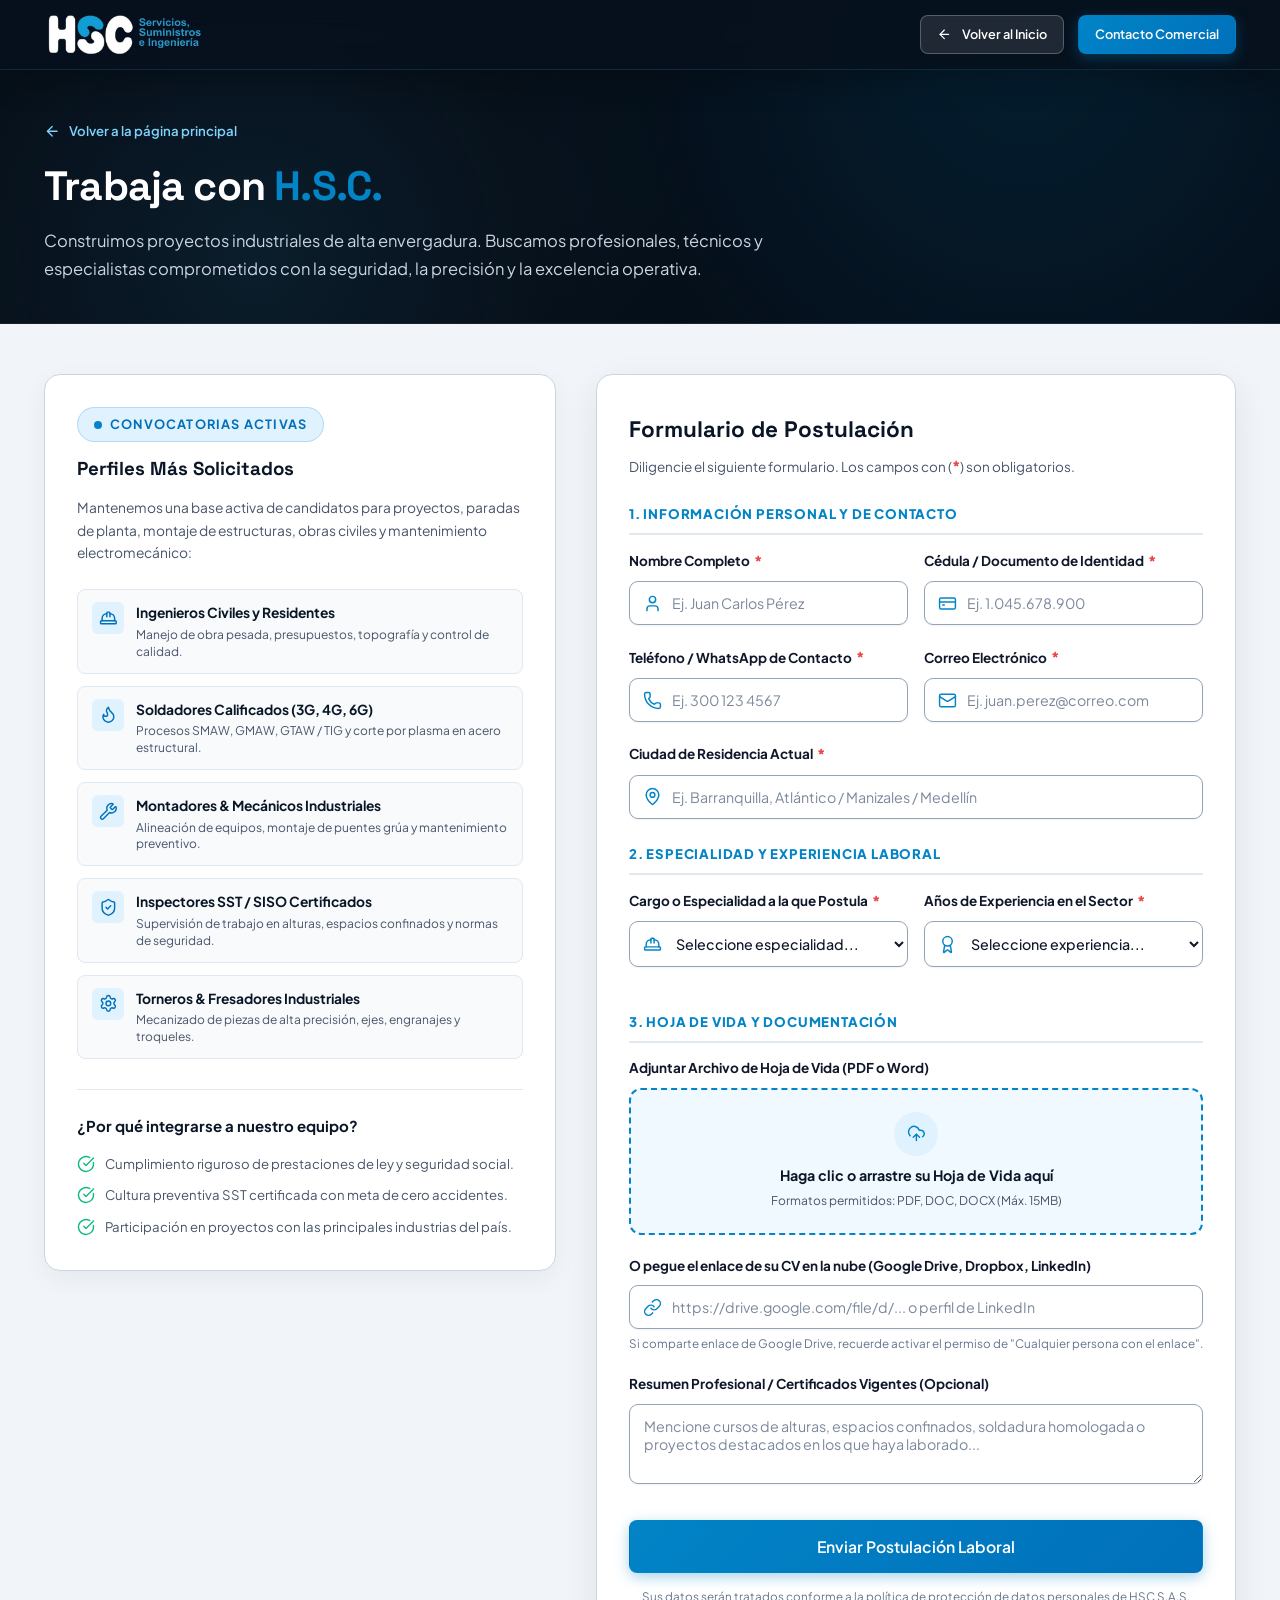
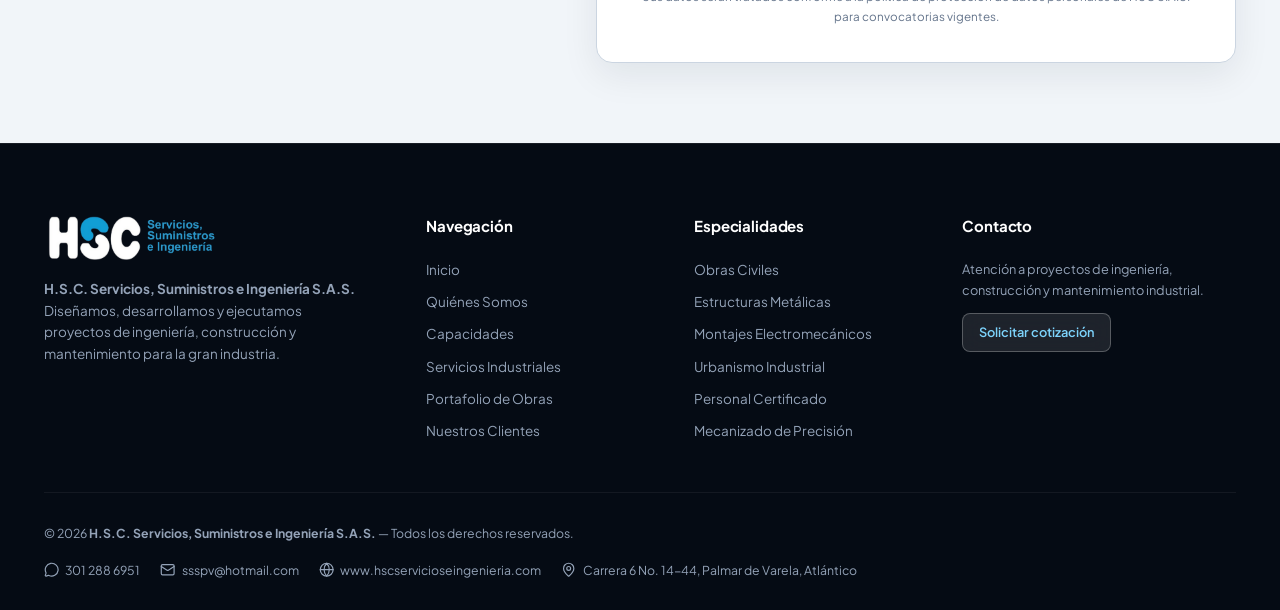
<file: trabaja-con-nosotros.html>
<!doctype html>
<html lang="es">
  <head>
    <!-- Google tag (gtag.js) - Google Analytics 4 (GA4) -->
    <script async src="https://www.googletagmanager.com/gtag/js?id=G-F3NK6B7ZX1"></script>
    <script>
      window.dataLayer = window.dataLayer || [];
      function gtag(){dataLayer.push(arguments);}
      gtag('js', new Date());

      gtag('config', 'G-F3NK6B7ZX1');
    </script>

    <meta charset="UTF-8" />
    <meta name="viewport" content="width=device-width, initial-scale=1.0" />
    <title>
      Trabaja con Nosotros | H.S.C. Servicios, Suministros e Ingeniería S.A.S.
    </title>
    <meta
      name="description"
      content="Únete al equipo técnico de H.S.C. S.A.S. Convocatorias laborales para ingenieros, soldadores 6G, montadores y técnicos industriales certificados en Colombia."
    />
    <meta
      name="keywords"
      content="empleo soldadores, vacantes ingeniería civil, trabajo en alturas colombia, tecnicos de montaje, empleo industrial Barranquilla Manizales, HSC empleo"
    />
    <meta name="robots" content="index, follow" />
    <link rel="canonical" href="https://hscservicioseingenieria.com/trabaja-con-nosotros.html" />

    <!-- Open Graph -->
    <meta property="og:type" content="website" />
    <meta property="og:locale" content="es_CO" />
    <meta property="og:url" content="https://hscservicioseingenieria.com/trabaja-con-nosotros.html" />
    <meta property="og:title" content="Trabaja con Nosotros | H.S.C. Servicios, Suministros e Ingeniería S.A.S." />
    <meta property="og:description" content="Oportunidades de empleo para soldadores calificados, técnicos en alturas y profesionales de la ingeniería en Colombia." />
    <meta property="og:image" content="https://hscservicioseingenieria.com/assets/images/logo/hsc-logo-full-white.png" />

    <link
      rel="icon"
      type="image/png"
      href="assets/images/logo/launchericon-48x48.png"
    />

    <!-- Google Fonts Preconnect -->
    <link rel="preconnect" href="https://fonts.googleapis.com" />
    <link rel="preconnect" href="https://fonts.gstatic.com" crossorigin />

    <!-- Stylesheets -->
    <link rel="stylesheet" href="css/style.css" />
    <link rel="stylesheet" href="css/placeholders.css" />

    <!-- Estilos de Alto Contraste y Perfección Visual para el Formulario -->
    <style>
      /* Garantizar contraste absoluto en el formulario */
      .careers-section {
        background-color: #f1f5f9;
        padding: 50px 0 80px;
      }

      .careers-form-panel {
        background: #ffffff !important;
        border: 1px solid #cbd5e1 !important;
        border-radius: 16px !important;
        padding: 36px 32px !important;
        box-shadow: 0 12px 36px rgba(15, 23, 42, 0.08) !important;
      }

      .careers-form-panel h3 {
        font-family: var(--font-display);
        font-size: 1.5rem;
        color: #0a1626 !important;
        font-weight: 800;
        margin-bottom: 6px;
      }

      .form-section-header {
        font-size: 0.88rem;
        font-weight: 800;
        color: #0284c7;
        text-transform: uppercase;
        letter-spacing: 0.8px;
        margin: 24px 0 14px;
        padding-bottom: 8px;
        border-bottom: 2px solid #e2e8f0;
        display: flex;
        align-items: center;
        gap: 8px;
      }

      .form-section-header:first-of-type {
        margin-top: 14px;
      }

      /* Labels completamente oscuros y legibles */
      .careers-form-panel .form-group label {
        display: flex !important;
        align-items: center !important;
        gap: 4px !important;
        font-size: 0.9rem !important;
        font-weight: 700 !important;
        color: #0f172a !important;
        margin-bottom: 8px !important;
      }

      .careers-form-panel .req-star {
        color: #ef4444 !important;
        font-weight: 800 !important;
        font-size: 1rem !important;
      }

      /* Contenedor de Input con Icono */
      .input-icon-group {
        position: relative;
        display: flex;
        align-items: center;
      }

      .input-icon-group .field-icon {
        position: absolute;
        left: 14px;
        width: 19px;
        height: 19px;
        color: #0284c7;
        pointer-events: none;
        z-index: 2;
      }

      /* Inputs con fondo blanco nítido, borde marcado y texto oscuro */
      .careers-form-panel .form-control {
        width: 100% !important;
        background-color: #ffffff !important;
        border: 1.5px solid #94a3b8 !important;
        border-radius: 9px !important;
        color: #0f172a !important;
        font-size: 0.95rem !important;
        font-weight: 500 !important;
        padding: 12px 14px !important;
        box-shadow: 0 1px 2px rgba(15, 23, 42, 0.05) !important;
        transition: all 0.2s ease !important;
      }

      .input-icon-group .form-control {
        padding-left: 42px !important;
      }

      .careers-form-panel .form-control::placeholder {
        color: #64748b !important;
        font-weight: 400 !important;
        opacity: 0.85;
      }

      .careers-form-panel .form-control:focus {
        background-color: #ffffff !important;
        border-color: #0284c7 !important;
        box-shadow: 0 0 0 3px rgba(2, 132, 199, 0.25) !important;
        outline: none !important;
      }

      /* Select dropdown legible */
      .careers-form-panel select.form-control {
        cursor: pointer;
        background-color: #ffffff !important;
        color: #0f172a !important;
      }

      .careers-form-panel select.form-control option {
        background-color: #ffffff !important;
        color: #0f172a !important;
        padding: 10px !important;
      }

      /* Área de Carga de Hoja de Vida */
      .upload-cv-container {
        border: 2px dashed #0284c7;
        background: #f0f9ff;
        border-radius: 12px;
        padding: 22px 18px;
        text-align: center;
        cursor: pointer;
        transition: all 0.2s ease;
        position: relative;
        margin-bottom: 12px;
      }

      .upload-cv-container:hover {
        background: #e0f2fe;
        border-color: #0070ba;
      }

      .upload-cv-container input[type="file"] {
        position: absolute;
        inset: 0;
        opacity: 0;
        width: 100%;
        height: 100%;
        cursor: pointer;
        z-index: 5;
      }

      .upload-cv-icon {
        width: 44px;
        height: 44px;
        border-radius: 50%;
        background: #e0f2fe;
        color: #0284c7;
        display: inline-flex;
        align-items: center;
        justify-content: center;
        margin-bottom: 8px;
      }

      .upload-cv-title {
        font-size: 0.95rem;
        font-weight: 700;
        color: #0a1626;
        margin-bottom: 4px;
      }

      .upload-cv-desc {
        font-size: 0.8rem;
        color: #475569;
      }

      .upload-file-status {
        margin-top: 10px;
        display: none;
        align-items: center;
        justify-content: center;
        gap: 8px;
        padding: 8px 14px;
        background: #dcfce7;
        border: 1px solid #86efac;
        border-radius: 8px;
        color: #15803d;
        font-size: 0.88rem;
        font-weight: 700;
      }

      /* Panel Izquierdo Info */
      .careers-info-panel {
        background: #ffffff !important;
        border: 1px solid #cbd5e1 !important;
        border-radius: 16px !important;
        padding: 32px !important;
        box-shadow: 0 8px 24px rgba(15, 23, 42, 0.05) !important;
      }

      .careers-info-panel h3 {
        color: #0a1626 !important;
        font-weight: 800;
      }
    </style>
  </head>
  <body>
    <!-- =======================================================================
       HEADER / NAVBAR PRINCIPAL
       ======================================================================= -->
    <header class="site-header scrolled" id="main-header">
      <div class="container header-container">
        <a
          href="index.html"
          class="site-logo"
          title="H.S.C. Servicios, Suministros e Ingeniería"
        >
          <img
            src="assets/images/logo/hsc-logo-full-white.png"
            alt="HSC Servicios, Suministros e Ingeniería"
            class="logo-image"
          />
        </a>

        <div class="header-actions">
          <a href="index.html" class="btn btn-secondary btn-sm">
            <i data-lucide="arrow-left"></i> Volver al Inicio
          </a>
          <a href="index.html#contacto" class="btn btn-primary btn-sm">
            Contacto Comercial
          </a>
        </div>
      </div>
    </header>

    <main>
      <!-- =====================================================================
         HERO SECTION: TRABAJA CON NOSOTROS
         ===================================================================== -->
      <section class="careers-hero">
        <div class="container">
          <a href="index.html" class="careers-hero-back">
            <i data-lucide="arrow-left"></i> Volver a la página principal
          </a>
          <h1 class="section-title light" style="margin-bottom: 16px;">
            Trabaja con <span>H.S.C.</span>
          </h1>
          <p class="section-subtitle light" style="max-width: 720px;">
            Construimos proyectos industriales de alta envergadura. Buscamos profesionales,
            técnicos y especialistas comprometidos con la seguridad, la precisión y la excelencia operativa.
          </p>
        </div>
      </section>

      <!-- =====================================================================
         CONTENIDO PRINCIPAL: INFORMACIÓN Y FORMULARIO DE POSTULACIÓN
         ===================================================================== -->
      <section class="careers-section">
        <div class="container">
          <div class="careers-grid-layout">
            
            <!-- Panel Izquierdo: Información y Perfiles Requeridos -->
            <div class="careers-info-panel">
              <div class="section-tag" style="margin-bottom: 12px;">
                <span class="section-tag-dot"></span>
                Convocatorias Activas
              </div>
              <h3>Perfiles Más Solicitados</h3>
              <p style="color: #475569; font-size: 0.92rem; margin-bottom: 20px;">
                Mantenemos una base activa de candidatos para proyectos, paradas de planta, montaje de estructuras,
                obras civiles y mantenimiento electromecánico:
              </p>

              <div class="careers-profile-list">
                <div class="careers-profile-item">
                  <div class="careers-profile-icon"><i data-lucide="hard-hat"></i></div>
                  <div class="careers-profile-info">
                    <h5>Ingenieros Civiles y Residentes</h5>
                    <p>Manejo de obra pesada, presupuestos, topografía y control de calidad.</p>
                  </div>
                </div>

                <div class="careers-profile-item">
                  <div class="careers-profile-icon"><i data-lucide="flame"></i></div>
                  <div class="careers-profile-info">
                    <h5>Soldadores Calificados (3G, 4G, 6G)</h5>
                    <p>Procesos SMAW, GMAW, GTAW / TIG y corte por plasma en acero estructural.</p>
                  </div>
                </div>

                <div class="careers-profile-item">
                  <div class="careers-profile-icon"><i data-lucide="wrench"></i></div>
                  <div class="careers-profile-info">
                    <h5>Montadores & Mecánicos Industriales</h5>
                    <p>Alineación de equipos, montaje de puentes grúa y mantenimiento preventivo.</p>
                  </div>
                </div>

                <div class="careers-profile-item">
                  <div class="careers-profile-icon"><i data-lucide="shield-check"></i></div>
                  <div class="careers-profile-info">
                    <h5>Inspectores SST / SISO Certificados</h5>
                    <p>Supervisión de trabajo en alturas, espacios confinados y normas de seguridad.</p>
                  </div>
                </div>

                <div class="careers-profile-item">
                  <div class="careers-profile-icon"><i data-lucide="settings"></i></div>
                  <div class="careers-profile-info">
                    <h5>Torneros & Fresadores Industriales</h5>
                    <p>Mecanizado de piezas de alta precisión, ejes, engranajes y troqueles.</p>
                  </div>
                </div>
              </div>

              <!-- Beneficios HSC -->
              <div style="margin-top: 30px; padding-top: 24px; border-top: 1px solid #e2e8f0;">
                <h4 style="font-size: 1rem; color: #0a1626; margin-bottom: 14px; font-weight: 700;">
                  ¿Por qué integrarse a nuestro equipo?
                </h4>
                <ul style="display: flex; flex-direction: column; gap: 10px; font-size: 0.88rem; color: #475569;">
                  <li style="display: flex; align-items: center; gap: 10px;">
                    <i data-lucide="check-circle" style="color: var(--accent-green); width: 18px; height: 18px; flex-shrink: 0;"></i>
                    Cumplimiento riguroso de prestaciones de ley y seguridad social.
                  </li>
                  <li style="display: flex; align-items: center; gap: 10px;">
                    <i data-lucide="check-circle" style="color: var(--accent-green); width: 18px; height: 18px; flex-shrink: 0;"></i>
                    Cultura preventiva SST certificada con meta de cero accidentes.
                  </li>
                  <li style="display: flex; align-items: center; gap: 10px;">
                    <i data-lucide="check-circle" style="color: var(--accent-green); width: 18px; height: 18px; flex-shrink: 0;"></i>
                    Participación en proyectos con las principales industrias del país.
                  </li>
                </ul>
              </div>
            </div>

            <!-- Panel Derecho: Formulario de Postulación de Alto Contraste -->
            <div class="careers-form-panel">
              <h3>Formulario de Postulación</h3>
              <p style="color: #475569; font-size: 0.9rem; margin-bottom: 16px;">
                Diligencie el siguiente formulario. Los campos con (<span class="req-star">*</span>) son obligatorios.
              </p>

              <form id="careers-form">
                <!-- Campo trampa anti-bots (honeypot) -->
                <div style="position:absolute;left:-10000px" aria-hidden="true">
                  <label for="website">Sitio web</label>
                  <input id="website" name="website" type="text" tabindex="-1" autocomplete="off">
                </div>
                
                <!-- SECCIÓN 1: DATOS PERSONALES -->
                <div class="form-section-header">
                  1. Información Personal y de Contacto
                </div>

                <div class="form-row">
                  <div class="form-group">
                    <label for="applicant-name">
                      Nombre Completo <span class="req-star">*</span>
                    </label>
                    <div class="input-icon-group">
                      <i data-lucide="user" class="field-icon"></i>
                      <input
                        type="text"
                        id="applicant-name"
                        class="form-control"
                        placeholder="Ej. Juan Carlos Pérez"
                        required
                      />
                    </div>
                  </div>

                  <div class="form-group">
                    <label for="applicant-id">
                      Cédula / Documento de Identidad <span class="req-star">*</span>
                    </label>
                    <div class="input-icon-group">
                      <i data-lucide="credit-card" class="field-icon"></i>
                      <input
                        type="text"
                        id="applicant-id"
                        class="form-control"
                        placeholder="Ej. 1.045.678.900"
                        required
                      />
                    </div>
                  </div>
                </div>

                <div class="form-row">
                  <div class="form-group">
                    <label for="applicant-phone">
                      Teléfono / WhatsApp de Contacto <span class="req-star">*</span>
                    </label>
                    <div class="input-icon-group">
                      <i data-lucide="phone" class="field-icon"></i>
                      <input
                        type="tel"
                        id="applicant-phone"
                        class="form-control"
                        placeholder="Ej. 300 123 4567"
                        required
                      />
                    </div>
                  </div>

                  <div class="form-group">
                    <label for="applicant-email">
                      Correo Electrónico <span class="req-star">*</span>
                    </label>
                    <div class="input-icon-group">
                      <i data-lucide="mail" class="field-icon"></i>
                      <input
                        type="email"
                        id="applicant-email"
                        class="form-control"
                        placeholder="Ej. juan.perez@correo.com"
                        required
                      />
                    </div>
                  </div>
                </div>

                <div class="form-group">
                  <label for="applicant-city">
                    Ciudad de Residencia Actual <span class="req-star">*</span>
                  </label>
                  <div class="input-icon-group">
                    <i data-lucide="map-pin" class="field-icon"></i>
                    <input
                      type="text"
                      id="applicant-city"
                      class="form-control"
                      placeholder="Ej. Barranquilla, Atlántico / Manizales / Medellín"
                      required
                    />
                  </div>
                </div>

                <!-- SECCIÓN 2: PERFIL TÉCNICO Y EXPERIENCIA -->
                <div class="form-section-header">
                  2. Especialidad y Experiencia Laboral
                </div>

                <div class="form-row">
                  <div class="form-group">
                    <label for="applicant-role">
                      Cargo o Especialidad a la que Postula <span class="req-star">*</span>
                    </label>
                    <div class="input-icon-group">
                      <i data-lucide="hard-hat" class="field-icon"></i>
                      <select id="applicant-role" class="form-control" required>
                        <option value="" disabled selected>Seleccione especialidad...</option>
                        <option value="Ingeniero Civil / Residente de Obra">Ingeniero Civil / Residente de Obra</option>
                        <option value="Soldador Calificado 3G/4G/6G">Soldador Calificado 3G / 4G / 6G</option>
                        <option value="Montador / Armador de Estructuras">Montador / Armador de Estructuras</option>
                        <option value="Mecánico Industrial / Montaje">Mecánico Industrial / Montaje</option>
                        <option value="Inspector SST / SISO">Inspector SST / SISO Certificado</option>
                        <option value="Tornero / Fresador de Precisión">Tornero / Fresador de Precisión</option>
                        <option value="Maestro / Oficial de Obra Civil">Maestro / Oficial de Obra Civil</option>
                        <option value="Ayudante Técnico">Ayudante Técnico</option>
                        <option value="Otro">Otro perfil técnico</option>
                      </select>
                    </div>
                  </div>

                  <div class="form-group">
                    <label for="applicant-experience">
                      Años de Experiencia en el Sector <span class="req-star">*</span>
                    </label>
                    <div class="input-icon-group">
                      <i data-lucide="award" class="field-icon"></i>
                      <select id="applicant-experience" class="form-control" required>
                        <option value="" disabled selected>Seleccione experiencia...</option>
                        <option value="Menos de 1 año">Menos de 1 año</option>
                        <option value="1 a 3 años">De 1 a 3 años</option>
                        <option value="3 a 5 años">De 3 a 5 años</option>
                        <option value="Más de 5 años">De 5 a 10 años</option>
                        <option value="Más de 10 años">Más de 10 años</option>
                      </select>
                    </div>
                  </div>
                </div>

                <!-- SECCIÓN 3: HOJA DE VIDA (CV) -->
                <div class="form-section-header">
                  3. Hoja de Vida y Documentación
                </div>

                <!-- Opción 1: Adjuntar archivo -->
                <div class="form-group">
                  <label>
                    Adjuntar Archivo de Hoja de Vida (PDF o Word)
                  </label>
                  <div class="upload-cv-container" id="drop-zone">
                    <input type="file" id="applicant-file" accept=".pdf,.doc,.docx" />
                    <div class="upload-cv-icon"><i data-lucide="upload-cloud"></i></div>
                    <div class="upload-cv-title">Haga clic o arrastre su Hoja de Vida aquí</div>
                    <div class="upload-cv-desc">Formatos permitidos: PDF, DOC, DOCX (Máx. 15MB)</div>
                    <div class="upload-file-status" id="file-status">
                      <i data-lucide="check-circle"></i>
                      <span id="file-name-display">Archivo seleccionado correctamente</span>
                    </div>
                  </div>
                </div>

                <!-- Opción 2: Enlace a Drive/LinkedIn -->
                <div class="form-group">
                  <label for="applicant-cv-link">
                    O pegue el enlace de su CV en la nube (Google Drive, Dropbox, LinkedIn)
                  </label>
                  <div class="input-icon-group">
                    <i data-lucide="link" class="field-icon"></i>
                    <input
                      type="url"
                      id="applicant-cv-link"
                      class="form-control"
                      placeholder="https://drive.google.com/file/d/... o perfil de LinkedIn"
                    />
                  </div>
                  <small style="display: block; font-size: 0.78rem; color: #64748b; margin-top: 5px;">
                    Si comparte enlace de Google Drive, recuerde activar el permiso de "Cualquier persona con el enlace".
                  </small>
                </div>

                <div class="form-group">
                  <label for="applicant-message">
                    Resumen Profesional / Certificados Vigentes (Opcional)
                  </label>
                  <textarea
                    id="applicant-message"
                    class="form-control"
                    rows="3"
                    placeholder="Mencione cursos de alturas, espacios confinados, soldadura homologada o proyectos destacados en los que haya laborado..."
                  ></textarea>
                </div>

                <!-- Cloudflare Turnstile -->
                <div class="cf-turnstile" data-sitekey="0x4AAAAAAFOdNwqlp2Iu1w6A" style="margin-bottom: 16px;"></div>

                <button
                  type="submit"
                  class="btn btn-primary btn-lg"
                  style="width: 100%; justify-content: center; gap: 10px; margin-top: 10px;"
                >
                  Enviar Postulación Laboral
                </button>

                <p style="text-align: center; font-size: 0.78rem; color: #64748b; margin-top: 14px;">
                Sus datos serán tratados conforme a la política de protección de datos personales de HSC S.A.S. para convocatorias vigentes.
                </p>
              </form>
            </div>

          </div>
        </div>
      </section>
    </main>

    <!-- =======================================================================
       SITE FOOTER
       ======================================================================= -->
    <footer class="site-footer">
      <div class="container">
        <div class="footer-top-grid">
          <div class="footer-brand">
            <img
              src="assets/images/logo/hsc-logo-full-white.png"
              alt="HSC Logo"
              style="height: 48px; width: auto"
            />
            <p>
              <strong>H.S.C. Servicios, Suministros e Ingeniería S.A.S.</strong><br />
              Diseñamos, desarrollamos y ejecutamos proyectos de ingeniería,
              construcción y mantenimiento para la gran industria.
            </p>
          </div>

          <div class="footer-col">
            <h4>Navegación</h4>
            <div class="footer-links-list">
              <a href="index.html#inicio">Inicio</a>
              <a href="index.html#nosotros">Quiénes Somos</a>
              <a href="index.html#capacidades">Capacidades</a>
              <a href="index.html#servicios">Servicios Industriales</a>
              <a href="index.html#proyectos">Portafolio de Obras</a>
              <a href="index.html#clientes">Nuestros Clientes</a>
            </div>
          </div>

          <div class="footer-col">
            <h4>Especialidades</h4>
            <div class="footer-links-list">
              <a href="index.html#servicios">Obras Civiles</a>
              <a href="index.html#servicios">Estructuras Metálicas</a>
              <a href="index.html#servicios">Montajes Electromecánicos</a>
              <a href="index.html#servicios">Urbanismo Industrial</a>
              <a href="index.html#servicios">Personal Certificado</a>
              <a href="index.html#servicios">Mecanizado de Precisión</a>
            </div>
          </div>

          <div class="footer-col">
            <h4>Contacto</h4>
            <p style="margin-bottom: 12px; font-size: 0.85rem">
              Atención a proyectos de ingeniería, construcción y mantenimiento industrial.
            </p>
            <a href="index.html#contacto" class="btn btn-secondary btn-sm">
              Solicitar cotización
            </a>
          </div>
        </div>

        <div class="footer-bottom">
          <div>
            © 2026
            <strong>H.S.C. Servicios, Suministros e Ingeniería S.A.S.</strong> —
            Todos los derechos reservados.
          </div>
          <div style="display: flex; gap: 20px; flex-wrap: wrap">
            <a href="https://wa.me/573012886951" target="_blank" rel="noopener" style="display: inline-flex; align-items: center; gap: 6px;"><i data-lucide="message-circle"></i> 301 288 6951</a>
            <a href="mailto:ssspv@hotmail.com" style="display: inline-flex; align-items: center; gap: 6px;"><i data-lucide="mail"></i> ssspv@hotmail.com</a>
            <a href="https://www.hscservicioseingenieria.com" target="_blank" rel="noopener" style="display: inline-flex; align-items: center; gap: 6px;"><i data-lucide="globe"></i> www.hscservicioseingenieria.com</a>
            <span style="display: inline-flex; align-items: center; gap: 6px;"><i data-lucide="map-pin"></i> Carrera 6 No. 14-44, Palmar de Varela, Atlántico</span>
          </div>
        </div>
      </div>
    </footer>

    <!-- Scripts -->
    <script src="https://challenges.cloudflare.com/turnstile/v0/api.js" async defer></script>
    <script src="js/lucide.min.js"></script>
    <script>
      document.addEventListener("DOMContentLoaded", () => {
        if (typeof lucide !== "undefined" && lucide.createIcons) {
          lucide.createIcons();
        }

        // Manejo de archivo adjunto
        const fileInput = document.getElementById("applicant-file");
        const fileStatus = document.getElementById("file-status");
        const fileNameDisplay = document.getElementById("file-name-display");

        if (fileInput && fileStatus && fileNameDisplay) {
          fileInput.addEventListener("change", (e) => {
            if (fileInput.files && fileInput.files.length > 0) {
              const file = fileInput.files[0];
              fileNameDisplay.textContent = `Archivo adjunto: ${file.name} (${(file.size / (1024 * 1024)).toFixed(2)} MB)`;
              fileStatus.style.display = "inline-flex";
            } else {
              fileStatus.style.display = "none";
            }
          });
        }

        // Manejador del formulario de postulaciones
        const careersForm = document.getElementById("careers-form");
        if (careersForm) {
          careersForm.addEventListener("submit", async (event) => {
            event.preventDefault();
            const button = careersForm.querySelector('button[type="submit"]');
            const originalText = button.textContent;
            button.disabled = true;
            button.textContent = "Enviando postulación…";

            const data = new FormData();
            data.append("nombre", document.getElementById("applicant-name").value.trim());
            data.append("documento", document.getElementById("applicant-id").value.trim());
            data.append("telefono", document.getElementById("applicant-phone").value.trim());
            data.append("correo", document.getElementById("applicant-email").value.trim());
            data.append("ciudad", document.getElementById("applicant-city").value.trim());
            data.append("cargo", document.getElementById("applicant-role").value);
            data.append("experiencia", document.getElementById("applicant-experience").value);
            data.append("cvLink", document.getElementById("applicant-cv-link").value.trim());
            data.append("resumen", document.getElementById("applicant-message").value.trim());
            data.append("website", document.getElementById("website").value);

            const file = document.getElementById("applicant-file").files[0];
            if (file) data.append("archivo", file);
            const turnstileToken = careersForm.querySelector('[name="cf-turnstile-response"]')?.value;
            if (turnstileToken) data.append("cf-turnstile-response", turnstileToken);

            try {
              const response = await fetch("https://secad.hscservicioseingenieria.com/api/public/postulaciones", {
                method: "POST",
                body: data
              });
              const result = await response.json();
              if (!response.ok) throw new Error(result.message || "No fue posible enviar la postulación.");
              alert("¡Postulación recibida! El equipo de Recursos Humanos revisará tu perfil.");
              careersForm.reset();
              document.getElementById("file-status").style.display = "none";
              if (window.turnstile) window.turnstile.reset();
            } catch (error) {
              alert(error.message || "Ocurrió un error. Intenta nuevamente.");
            } finally {
              button.disabled = false;
              button.textContent = originalText;
            }
          });
        }
      });
    </script>
  </body>
</html>
</file>
<file: css/style.css>
/* ==========================================================================
   H.S.C. SERVICIOS, SUMINISTROS E INGENIERÍA S.A.S.
   Modern Corporate Design System & Stylesheet
   ========================================================================== */

@import url("https://fonts.googleapis.com/css2?family=Plus+Jakarta+Sans:ital,wght@0,300;0,400;0,500;0,600;0,700;0,800;1,400&family=Space+Grotesk:wght@500;600;700&display=swap");

:root {
  /* Color Palette */
  --navy-950: #050b14;
  --navy-900: #0a1626;
  --navy-850: #0d1e35;
  --navy-800: #122847;
  --navy-700: #1b3860;
  --navy-600: #254a7c;

  --blue-600: #0070ba;
  --blue-500: #0284c7;
  --blue-400: #38bdf8;
  --blue-300: #7dd3fc;
  --blue-100: #e0f2fe;
  --blue-50: #f0f9ff;

  --accent-amber: #f59e0b;
  --accent-green: #10b981;

  --slate-900: #0f172a;
  --slate-800: #1e293b;
  --slate-700: #334155;
  --slate-600: #475569;
  --slate-500: #64748b;
  --slate-400: #94a3b8;
  --slate-300: #cbd5e1;
  --slate-200: #e2e8f0;
  --slate-100: #f1f5f9;
  --slate-50: #f8fafc;
  --white: #ffffff;

  /* Typography */
  --font-main: "Plus Jakarta Sans", system-ui, -apple-system, sans-serif;
  --font-display: "Space Grotesk", "Plus Jakarta Sans", sans-serif;

  /* Gradients */
  --grad-navy: linear-gradient(135deg, #07111e 0%, #0d1f38 100%);
  --grad-blue: linear-gradient(135deg, #0284c7 0%, #0070ba 100%);
  --grad-cyan-blue: linear-gradient(135deg, #38bdf8 0%, #0284c7 100%);
  --grad-surface-dark: linear-gradient(
    180deg,
    rgba(18, 40, 71, 0.7) 0%,
    rgba(10, 22, 38, 0.9) 100%
  );
  --grad-surface-light: linear-gradient(180deg, #ffffff 0%, #f8fafc 100%);

  /* Shadows */
  --shadow-sm: 0 2px 4px rgba(0, 0, 0, 0.05);
  --shadow-md: 0 4px 12px rgba(10, 22, 38, 0.08);
  --shadow-lg: 0 12px 32px rgba(10, 22, 38, 0.12);
  --shadow-xl: 0 20px 48px rgba(10, 22, 38, 0.18);
  --shadow-glow: 0 0 25px rgba(2, 132, 199, 0.35);

  /* Transitions */
  --transition-fast: 0.2s cubic-bezier(0.4, 0, 0.2, 1);
  --transition-normal: 0.3s cubic-bezier(0.4, 0, 0.2, 1);
  --transition-slow: 0.5s cubic-bezier(0.4, 0, 0.2, 1);

  /* Layout */
  --container-width: 1240px;
  --header-height: 80px;
  --radius-sm: 8px;
  --radius-md: 14px;
  --radius-lg: 22px;
  --radius-full: 9999px;
}

/* ==========================================================================
   CSS Reset & Base Rules
   ========================================================================== */
*,
*::before,
*::after {
  box-sizing: border-box;
  margin: 0;
  padding: 0;
}

html {
  font-size: 15px;
  scroll-behavior: smooth;
  scroll-padding-top: calc(var(--header-height) + 16px);
  -webkit-font-smoothing: antialiased;
}

body {
  font-family: var(--font-main);
  background-color: var(--slate-50);
  color: var(--slate-700);
  line-height: 1.65;
  overflow-x: hidden;
}

img {
  max-width: 100%;
  height: auto;
  display: block;
}

a {
  color: inherit;
  text-decoration: none;
  transition: var(--transition-fast);
}

button,
input,
select,
textarea {
  font-family: inherit;
  font-size: inherit;
}

ul {
  list-style: none;
}

/* ==========================================================================
   Lucide Icons Integration & Design System
   ========================================================================== */
.lucide,
[data-lucide] {
  width: 1.25em;
  height: 1.25em;
  display: inline-block;
  vertical-align: -0.2em;
  stroke: currentColor;
  stroke-width: 1.85px;
  stroke-linecap: round;
  stroke-linejoin: round;
  flex-shrink: 0;
}

.btn .lucide {
  width: 1.15em;
  height: 1.15em;
  stroke-width: 2px;
}

.hero-pill .lucide {
  width: 15px;
  height: 15px;
  stroke-width: 2px;
  color: var(--blue-400);
}

.tab-btn .lucide {
  width: 18px;
  height: 18px;
  stroke-width: 1.9px;
  color: var(--blue-500);
  transition: color var(--transition-fast), transform var(--transition-fast);
}

.tab-btn:hover .lucide,
.tab-btn.active .lucide {
  color: var(--blue-300);
}

.tab-btn.active .lucide {
  transform: scale(1.08);
}

.filter-btn {
  display: inline-flex;
  align-items: center;
  gap: 8px;
}

.filter-btn .lucide {
  width: 15px;
  height: 15px;
  stroke-width: 2px;
}

.project-location-badge {
  display: inline-flex;
  align-items: center;
  gap: 5px;
}

.project-location-badge .lucide {
  width: 13px;
  height: 13px;
  stroke-width: 2px;
}

.project-details-btn {
  display: inline-flex;
  align-items: center;
  gap: 6px;
}

.project-details-btn .lucide {
  width: 15px;
  height: 15px;
  stroke-width: 2px;
  transition: transform var(--transition-fast);
}

.project-details-btn:hover .lucide {
  transform: translateX(4px);
}

.role-badge-card {
  display: flex;
  align-items: center;
  gap: 10px;
}

.role-badge-card .lucide {
  width: 18px;
  height: 18px;
  color: var(--blue-500);
  stroke-width: 2px;
  flex-shrink: 0;
}

.container {
  width: 100%;
  max-width: var(--container-width);
  margin-left: auto;
  margin-right: auto;
  padding-left: 24px;
  padding-right: 24px;
}

/* ==========================================================================
   Typography Utilities
   ========================================================================== */
.section-tag {
  display: inline-flex;
  align-items: center;
  gap: 8px;
  padding: 6px 16px;
  background: var(--blue-100);
  color: var(--blue-600);
  font-size: 0.85rem;
  font-weight: 700;
  text-transform: uppercase;
  letter-spacing: 1.2px;
  border-radius: var(--radius-full);
  margin-bottom: 14px;
  border: 1px solid rgba(2, 132, 199, 0.2);
}

.section-tag.light {
  background: rgba(56, 189, 248, 0.15);
  color: var(--blue-300);
  border-color: rgba(56, 189, 248, 0.3);
}

.section-tag-dot {
  width: 8px;
  height: 8px;
  background-color: var(--blue-500);
  border-radius: 50%;
  display: inline-block;
  animation: pulse-dot 2s infinite;
}

@keyframes pulse-dot {
  0%,
  100% {
    transform: scale(1);
    opacity: 1;
  }
  50% {
    transform: scale(1.4);
    opacity: 0.6;
  }
}

.section-title {
  font-family: var(--font-display);
  font-size: clamp(2rem, 3.2vw, 2.75rem);
  font-weight: 700;
  color: var(--navy-900);
  line-height: 1.2;
  letter-spacing: -0.02em;
  margin-bottom: 16px;
}

.section-title.light {
  color: var(--white);
}

.section-title span {
  color: var(--blue-500);
}

.section-subtitle {
  font-size: 1.1rem;
  color: var(--slate-600);
  max-width: 680px;
  line-height: 1.7;
}

.section-subtitle.light {
  color: var(--slate-300);
}

.text-center {
  text-align: center;
}

.text-center .section-subtitle {
  margin-left: auto;
  margin-right: auto;
}

/* ==========================================================================
   Buttons & Interactive Elements
   ========================================================================== */
.btn {
  display: inline-flex;
  align-items: center;
  justify-content: center;
  gap: 10px;
  font-weight: 600;
  font-size: 0.95rem;
  padding: 13px 26px;
  border-radius: var(--radius-sm);
  cursor: pointer;
  border: 1px solid transparent;
  transition: all var(--transition-normal);
  white-space: nowrap;
}

.btn-primary {
  background: var(--grad-blue);
  color: var(--white);
  box-shadow: 0 4px 14px rgba(2, 132, 199, 0.35);
}

.btn-primary:hover {
  background: linear-gradient(135deg, #0396e0 0%, #0284c7 100%);
  transform: translateY(-2px);
  box-shadow: 0 8px 24px rgba(2, 132, 199, 0.45);
}

.btn-secondary {
  background: rgba(255, 255, 255, 0.1);
  color: var(--white);
  border: 1px solid rgba(255, 255, 255, 0.25);
  backdrop-filter: blur(10px);
}

.btn-secondary:hover {
  background: rgba(255, 255, 255, 0.2);
  border-color: rgba(255, 255, 255, 0.5);
  transform: translateY(-2px);
}

.btn-outline {
  background: transparent;
  color: var(--navy-900);
  border: 2px solid var(--slate-300);
}

.btn-outline:hover {
  border-color: var(--blue-500);
  color: var(--blue-500);
  background: var(--blue-50);
}

.btn-sm {
  padding: 8px 16px;
  font-size: 0.85rem;
}

.btn-lg {
  padding: 16px 34px;
  font-size: 1.05rem;
}

.btn-icon {
  width: 44px;
  height: 44px;
  padding: 0;
  border-radius: 50%;
  display: inline-flex;
  align-items: center;
  justify-content: center;
}

/* ==========================================================================
   Header & Navigation
   ========================================================================== */
.site-header {
  position: fixed;
  top: 0;
  left: 0;
  right: 0;
  height: var(--header-height);
  background: rgba(10, 22, 38, 0.85);
  backdrop-filter: blur(14px);
  -webkit-backdrop-filter: blur(14px);
  border-bottom: 1px solid rgba(255, 255, 255, 0.08);
  z-index: 1000;
  transition: all var(--transition-normal);
}

.site-header.scrolled {
  height: 70px;
  background: rgba(7, 17, 30, 0.95);
  box-shadow: 0 10px 30px rgba(0, 0, 0, 0.25);
  border-bottom-color: rgba(56, 189, 248, 0.15);
}

.header-container {
  display: flex;
  align-items: center;
  justify-content: space-between;
  height: 100%;
}

.site-logo {
  display: flex;
  align-items: center;
  gap: 12px;
  text-decoration: none;
}

.logo-image {
  height: 44px;
  width: auto;
  object-fit: contain;
}

.logo-text-block {
  display: flex;
  flex-direction: column;
}

.logo-company-name {
  font-family: var(--font-display);
  font-size: 1.15rem;
  font-weight: 800;
  color: var(--white);
  letter-spacing: -0.02em;
  line-height: 1.1;
}

.logo-company-sub {
  font-size: 0.68rem;
  font-weight: 600;
  color: var(--blue-400);
  letter-spacing: 0.08em;
  text-transform: uppercase;
}

.nav-menu {
  display: flex;
  align-items: center;
  gap: 28px;
}

.nav-link {
  color: var(--slate-300);
  font-size: 0.92rem;
  font-weight: 500;
  position: relative;
  padding: 6px 0;
  transition: color var(--transition-fast);
}

.nav-link::after {
  content: "";
  position: absolute;
  bottom: 0;
  left: 0;
  width: 0;
  height: 2px;
  background: var(--blue-400);
  transition: width var(--transition-fast);
  border-radius: 2px;
}

.nav-link:hover,
.nav-link.active {
  color: var(--white);
}

.nav-link:hover::after,
.nav-link.active::after {
  width: 100%;
}

.header-actions {
  display: flex;
  align-items: center;
  gap: 14px;
}

.btn-guide-toggle {
  background: rgba(14, 165, 233, 0.15);
  border: 1px solid rgba(56, 189, 248, 0.35);
  color: var(--blue-300);
  padding: 8px 14px;
  border-radius: var(--radius-full);
  font-size: 0.8rem;
  font-weight: 600;
  cursor: pointer;
  display: inline-flex;
  align-items: center;
  gap: 6px;
  transition: all var(--transition-fast);
}

.btn-guide-toggle:hover {
  background: rgba(14, 165, 233, 0.3);
  color: var(--white);
  border-color: var(--blue-400);
}

.btn-guide-toggle.active {
  background: var(--blue-500);
  color: var(--white);
  box-shadow: 0 0 14px rgba(2, 132, 199, 0.5);
}

.mobile-menu-btn {
  display: none;
  background: none;
  border: none;
  color: var(--white);
  cursor: pointer;
  padding: 8px;
  width: 42px;
  height: 42px;
  flex-direction: column;
  align-items: center;
  justify-content: center;
  gap: 5px;
}

.mobile-menu-btn span {
  display: block;
  width: 22px;
  height: 2px;
  background: currentColor;
  transition:
    transform var(--transition-fast),
    opacity var(--transition-fast);
}

/* ==========================================================================
   Hero Section
   ========================================================================== */
.hero-section {
  position: relative;
  min-height: 100vh;
  padding-top: calc(var(--header-height) + 40px);
  padding-bottom: 70px;
  background: var(--navy-950);
  background-image:
    radial-gradient(
      circle at 15% 25%,
      rgba(2, 132, 199, 0.22) 0%,
      transparent 45%
    ),
    radial-gradient(
      circle at 85% 75%,
      rgba(13, 30, 53, 0.8) 0%,
      transparent 50%
    ),
    linear-gradient(180deg, #07111e 0%, #0a1626 100%);
  display: flex;
  align-items: center;
  color: var(--white);
  overflow: hidden;
}

.hero-overlay-grid {
  position: absolute;
  top: 0;
  left: 0;
  right: 0;
  bottom: 0;
  background-image:
    linear-gradient(rgba(255, 255, 255, 0.03) 1px, transparent 1px),
    linear-gradient(90deg, rgba(255, 255, 255, 0.03) 1px, transparent 1px);
  background-size: 60px 60px;
  pointer-events: none;
}

.hero-grid {
  display: grid;
  grid-template-columns: 1.15fr 0.85fr;
  gap: 50px;
  align-items: center;
  position: relative;
  z-index: 10;
}

.hero-badge-row {
  display: flex;
  flex-wrap: wrap;
  gap: 10px;
  margin-bottom: 22px;
}

.hero-pill {
  display: inline-flex;
  align-items: center;
  gap: 8px;
  padding: 6px 14px;
  background: rgba(56, 189, 248, 0.12);
  border: 1px solid rgba(56, 189, 248, 0.25);
  border-radius: var(--radius-full);
  color: var(--blue-300);
  font-size: 0.82rem;
  font-weight: 600;
  letter-spacing: 0.3px;
}

.hero-title {
  font-family: var(--font-display);
  font-size: clamp(2.4rem, 4.2vw, 3.6rem);
  font-weight: 800;
  line-height: 1.12;
  letter-spacing: -0.03em;
  margin-bottom: 20px;
}

.hero-title .highlight {
  background: linear-gradient(135deg, #ffffff 30%, #38bdf8 100%);
  -webkit-background-clip: text;
  -webkit-text-fill-color: transparent;
}

.hero-quote {
  position: relative;
  padding-left: 20px;
  margin-bottom: 24px;
  border-left: 3px solid var(--blue-400);
  font-size: 1.15rem;
  font-weight: 500;
  color: var(--blue-100);
  font-style: italic;
  line-height: 1.5;
}

.hero-description {
  font-size: 1.05rem;
  color: var(--slate-300);
  line-height: 1.7;
  margin-bottom: 34px;
  max-width: 600px;
}

.hero-cta-group {
  display: flex;
  flex-wrap: wrap;
  gap: 16px;
  margin-bottom: 40px;
}

.hero-key-facts {
  display: grid;
  grid-template-columns: repeat(3, 1fr);
  gap: 20px;
  padding-top: 24px;
  border-top: 1px solid rgba(255, 255, 255, 0.12);
}

.hero-fact-num {
  font-family: var(--font-display);
  font-size: 2rem;
  font-weight: 800;
  color: var(--white);
  line-height: 1;
  margin-bottom: 6px;
}

.hero-fact-num span {
  color: var(--blue-400);
}

.hero-fact-label {
  font-size: 0.78rem;
  color: var(--slate-400);
  text-transform: uppercase;
  letter-spacing: 0.8px;
  font-weight: 600;
}

/* Hero Visual Card */
.hero-visual {
  position: relative;
}

.hero-visual-card {
  position: relative;
  background: rgba(18, 40, 71, 0.6);
  border: 1px solid rgba(56, 189, 248, 0.2);
  border-radius: var(--radius-lg);
  padding: 16px;
  backdrop-filter: blur(16px);
  box-shadow:
    var(--shadow-xl),
    0 0 40px rgba(2, 132, 199, 0.2);
  overflow: hidden;
}

.hero-main-photo-frame {
  position: relative;
  border-radius: var(--radius-md);
  overflow: hidden;
  aspect-ratio: 16 / 10;
  background: #0d1e35;
}

.hero-main-photo-frame img {
  width: 100%;
  height: 100%;
  object-fit: cover;
  transition: transform var(--transition-slow);
}

.hero-visual-card:hover .hero-main-photo-frame img {
  transform: scale(1.03);
}

.hero-floating-badge {
  position: absolute;
  bottom: 26px;
  right: 26px;
  background: rgba(7, 17, 30, 0.9);
  border: 1px solid rgba(56, 189, 248, 0.4);
  backdrop-filter: blur(12px);
  border-radius: var(--radius-md);
  padding: 14px 18px;
  display: flex;
  align-items: center;
  gap: 14px;
  box-shadow: var(--shadow-lg);
  z-index: 20;
}

.badge-icon-box {
  width: 44px;
  height: 44px;
  border-radius: 10px;
  background: var(--blue-500);
  display: flex;
  align-items: center;
  justify-content: center;
  color: var(--white);
  font-size: 1.25rem;
}

.badge-text-title {
  font-size: 0.9rem;
  font-weight: 700;
  color: var(--white);
}

.badge-text-sub {
  font-size: 0.75rem;
  color: var(--blue-300);
}

/* ==========================================================================
   Trust Strip / Quick Stats
   ========================================================================== */
.stats-strip {
  background: var(--navy-900);
  border-bottom: 1px solid rgba(255, 255, 255, 0.08);
  padding: 30px 0;
  position: relative;
  z-index: 20;
}

.stats-grid {
  display: grid;
  grid-template-columns: repeat(4, 1fr);
  gap: 30px;
}

.stat-item {
  display: flex;
  align-items: center;
  gap: 18px;
}

.stat-icon {
  width: 52px;
  height: 52px;
  border-radius: var(--radius-md);
  background: rgba(2, 132, 199, 0.15);
  border: 1px solid rgba(56, 189, 248, 0.25);
  display: flex;
  align-items: center;
  justify-content: center;
  font-size: 1.5rem;
  color: var(--blue-400);
  flex-shrink: 0;
}

.stat-icon svg,
.contact-icon-box svg {
  width: 22px;
  height: 22px;
}

.stat-content h3 {
  font-family: var(--font-display);
  font-size: 1.6rem;
  font-weight: 800;
  color: var(--white);
  line-height: 1.1;
  margin-bottom: 4px;
}

.stat-content p {
  font-size: 0.82rem;
  color: var(--slate-400);
  font-weight: 500;
}

/* ==========================================================================
   Section: Nosotros / Quiénes Somos
   ========================================================================== */
.about-section {
  padding: 100px 0;
  background: var(--white);
  position: relative;
}

.about-grid {
  display: grid;
  grid-template-columns: 1fr 1.05fr;
  gap: 60px;
  align-items: center;
}

.about-visuals {
  position: relative;
}

.about-img-main-frame {
  position: relative;
  border-radius: var(--radius-lg);
  overflow: hidden;
  box-shadow: var(--shadow-xl);
  aspect-ratio: 4 / 3;
  background: var(--slate-200);
}

.about-img-main-frame img {
  width: 100%;
  height: 100%;
  object-fit: cover;
}

.about-experience-card {
  position: absolute;
  bottom: -25px;
  right: -20px;
  background: var(--navy-900);
  color: var(--white);
  padding: 24px;
  border-radius: var(--radius-md);
  border: 1px solid rgba(56, 189, 248, 0.3);
  box-shadow: var(--shadow-xl);
  max-width: 250px;
}

.about-exp-number {
  font-family: var(--font-display);
  font-size: 2.8rem;
  font-weight: 800;
  color: var(--blue-400);
  line-height: 1;
  margin-bottom: 6px;
}

.about-exp-text {
  font-size: 0.85rem;
  color: var(--slate-300);
  line-height: 1.4;
}

.about-content-body {
  font-size: 1.05rem;
  color: var(--slate-600);
  margin-bottom: 24px;
  line-height: 1.7;
}

.quote-box {
  background: var(--slate-100);
  border-left: 4px solid var(--navy-900);
  padding: 18px 22px;
  border-radius: 0 var(--radius-sm) var(--radius-sm) 0;
  font-style: italic;
  color: var(--navy-900);
  font-weight: 600;
  margin-bottom: 30px;
}

/* 6 Pilares Grid */
.pillars-section {
  padding: 80px 0;
  background: var(--slate-100);
  border-top: 1px solid var(--slate-200);
  border-bottom: 1px solid var(--slate-200);
}

.pillars-grid {
  display: grid;
  grid-template-columns: repeat(3, 1fr);
  gap: 24px;
  margin-top: 40px;
}

.pillar-card {
  background: var(--white);
  border-radius: var(--radius-md);
  padding: 30px 26px;
  border: 1px solid var(--slate-200);
  box-shadow: var(--shadow-sm);
  transition: all var(--transition-normal);
  position: relative;
  overflow: hidden;
}

.pillar-card:hover {
  transform: translateY(-4px);
  box-shadow: var(--shadow-lg);
  border-color: rgba(2, 132, 199, 0.4);
}

.pillar-card-header {
  display: flex;
  align-items: center;
  justify-content: space-between;
  margin-bottom: 18px;
}

.pillar-icon-box {
  width: 46px;
  height: 46px;
  border-radius: var(--radius-sm);
  background: rgba(2, 132, 199, 0.08);
  border: 1px solid rgba(2, 132, 199, 0.18);
  color: var(--blue-600);
  display: flex;
  align-items: center;
  justify-content: center;
  transition: all var(--transition-normal);
}

.pillar-card:hover .pillar-icon-box {
  background: var(--blue-500);
  color: var(--white);
  border-color: var(--blue-500);
  transform: translateY(-2px);
  box-shadow: 0 6px 16px rgba(2, 132, 199, 0.35);
}

.pillar-icon-box .lucide {
  width: 22px;
  height: 22px;
  stroke-width: 1.9px;
}

.pillar-number {
  font-family: var(--font-display);
  font-size: 2rem;
  font-weight: 800;
  color: var(--blue-500);
  opacity: 0.85;
  line-height: 1;
}

.pillar-card h3 {
  font-size: 1.2rem;
  font-weight: 700;
  color: var(--navy-900);
  margin-bottom: 10px;
  letter-spacing: -0.01em;
}

.pillar-card p {
  font-size: 0.92rem;
  color: var(--slate-600);
  line-height: 1.6;
}

/* ==========================================================================
   Section: Portafolio de Servicios (6 Servicios)
   ========================================================================== */
.services-section {
  padding: 110px 0;
  background: var(--white);
}

.services-tabs-nav {
  display: flex;
  flex-wrap: wrap;
  gap: 10px;
  justify-content: center;
  margin-top: 36px;
  margin-bottom: 50px;
}

.tab-btn {
  padding: 12px 20px;
  border-radius: var(--radius-full);
  background: var(--slate-100);
  border: 1px solid var(--slate-200);
  color: var(--slate-700);
  font-weight: 600;
  font-size: 0.9rem;
  cursor: pointer;
  transition: all var(--transition-fast);
  display: inline-flex;
  align-items: center;
  gap: 8px;
}

.tab-btn > span {
  white-space: nowrap;
}

.tab-btn:hover {
  background: var(--blue-50);
  border-color: var(--blue-300);
  color: var(--blue-600);
}

.tab-btn.active {
  background: var(--navy-900);
  color: var(--white);
  border-color: var(--navy-900);
  box-shadow: 0 4px 14px rgba(10, 22, 38, 0.2);
}

/* Service Detail Block */
.services-carousel-container {
  position: relative;
  width: 100%;
}

.services-panes-wrapper {
  position: relative;
  width: 100%;
}

.service-nav-arrow {
  position: absolute;
  top: 50%;
  transform: translateY(-50%);
  width: 48px;
  height: 48px;
  border-radius: 50%;
  background: var(--white);
  border: 1px solid var(--slate-200);
  color: var(--navy-900);
  box-shadow: 0 4px 18px rgba(10, 22, 38, 0.1);
  display: flex;
  align-items: center;
  justify-content: center;
  cursor: pointer;
  z-index: 25;
  transition: all var(--transition-fast);
}

.service-nav-arrow:hover {
  background: var(--navy-900);
  border-color: var(--navy-900);
  color: var(--white);
  box-shadow: 0 8px 24px rgba(10, 22, 38, 0.22);
  transform: translateY(-50%) scale(1.08);
}

.service-nav-arrow:active {
  transform: translateY(-50%) scale(0.95);
}

.service-nav-arrow.service-nav-prev {
  left: -24px;
}

.service-nav-arrow.service-nav-next {
  right: -24px;
}

.service-nav-arrow .lucide {
  width: 22px;
  height: 22px;
  stroke-width: 2.2px;
}

/* Barra inferior de navegación e indicador */
.services-nav-indicator {
  display: flex;
  align-items: center;
  justify-content: space-between;
  margin-top: 24px;
  padding: 12px 24px;
  background: var(--slate-100);
  border: 1px solid var(--slate-200);
  border-radius: var(--radius-full);
}

.services-nav-text-btn {
  display: inline-flex;
  align-items: center;
  gap: 8px;
  padding: 8px 18px;
  background: var(--white);
  border: 1px solid var(--slate-200);
  border-radius: var(--radius-full);
  color: var(--navy-900);
  font-size: 0.88rem;
  font-weight: 600;
  cursor: pointer;
  transition: all var(--transition-fast);
}

.services-nav-text-btn:hover {
  background: var(--navy-900);
  border-color: var(--navy-900);
  color: var(--white);
  box-shadow: var(--shadow-sm);
}

.services-nav-text-btn .lucide {
  width: 16px;
  height: 16px;
  stroke-width: 2px;
}

.services-nav-center {
  display: flex;
  flex-direction: column;
  align-items: center;
  gap: 6px;
}

.services-counter-badge {
  font-size: 0.88rem;
  color: var(--slate-600);
  font-weight: 500;
}

.services-counter-badge strong {
  color: var(--navy-900);
  font-weight: 700;
}

.services-counter-badge #current-service-name {
  color: var(--blue-600);
  font-weight: 600;
  margin-left: 4px;
}

.services-nav-dots {
  display: flex;
  align-items: center;
  gap: 8px;
}

.service-dot {
  width: 9px;
  height: 9px;
  border-radius: 50%;
  background: var(--slate-300);
  border: none;
  cursor: pointer;
  padding: 0;
  transition: all var(--transition-fast);
}

.service-dot:hover {
  background: var(--blue-400);
  transform: scale(1.2);
}

.service-dot.active {
  background: var(--blue-600);
  width: 26px;
  border-radius: 6px;
}

.service-pane {
  display: none;
  animation: fadeIn 0.4s ease;
}

.service-pane.active {
  display: block;
}

@keyframes fadeIn {
  from {
    opacity: 0;
    transform: translateY(10px);
  }
  to {
    opacity: 1;
    transform: translateY(0);
  }
}

.service-card-layout {
  display: grid;
  grid-template-columns: 1fr 1.25fr;
  gap: 40px;
  align-items: start;
  background: var(--slate-50);
  border: 1px solid var(--slate-200);
  border-radius: var(--radius-lg);
  padding: 40px;
  box-shadow: var(--shadow-md);
}

.service-info-col h3 {
  font-family: var(--font-display);
  font-size: 1.85rem;
  font-weight: 700;
  color: var(--navy-900);
  line-height: 1.25;
  margin-bottom: 16px;
}

.service-info-col .service-tagline {
  display: inline-block;
  font-size: 0.82rem;
  font-weight: 700;
  color: var(--blue-600);
  text-transform: uppercase;
  letter-spacing: 1px;
  margin-bottom: 18px;
  padding: 4px 12px;
  background: var(--blue-100);
  border-radius: var(--radius-sm);
}

.service-info-col p {
  font-size: 1rem;
  color: var(--slate-600);
  line-height: 1.7;
  margin-bottom: 24px;
}

.service-features-list {
  display: flex;
  flex-direction: column;
  gap: 12px;
  margin-bottom: 30px;
}

.service-feature-item {
  display: flex;
  align-items: flex-start;
  gap: 12px;
  font-size: 0.95rem;
  color: var(--navy-900);
  font-weight: 600;
}

.feature-check-icon {
  width: 22px;
  height: 22px;
  min-width: 22px;
  border-radius: 6px;
  background: rgba(2, 132, 199, 0.12);
  color: var(--blue-600);
  border: 1px solid rgba(2, 132, 199, 0.25);
  display: flex;
  align-items: center;
  justify-content: center;
  flex-shrink: 0;
  margin-top: 2px;
}

.feature-check-icon .lucide {
  width: 14px;
  height: 14px;
  stroke-width: 2.5px;
}

/* Service Photos 2x2 Grid */
.service-photos-grid {
  display: grid;
  grid-template-columns: repeat(2, 1fr);
  gap: 16px;
}

.photo-card {
  position: relative;
  border-radius: var(--radius-md);
  overflow: hidden;
  background: var(--slate-200);
  aspect-ratio: 4 / 3;
  box-shadow: var(--shadow-sm);
  border: 1px solid var(--slate-200);
  transition: all var(--transition-normal);
  cursor: pointer;
}

.photo-card:hover {
  transform: translateY(-3px);
  box-shadow: var(--shadow-lg);
  border-color: var(--blue-400);
}

.photo-card img {
  width: 100%;
  height: 100%;
  object-fit: cover;
  transition: transform var(--transition-slow);
}

.photo-slot.image-missing {
  background:
    linear-gradient(135deg, rgba(2, 132, 199, 0.18), transparent 55%),
    repeating-linear-gradient(
      135deg,
      rgba(255, 255, 255, 0.04) 0 1px,
      transparent 1px 14px
    ),
    var(--navy-850);
}

.photo-slot.image-missing::after {
  content: "Imagen pendiente";
  position: absolute;
  inset: 0;
  display: grid;
  place-items: center;
  color: var(--slate-300);
  font-size: 0.8rem;
  font-weight: 700;
  letter-spacing: 0.08em;
  text-transform: uppercase;
}

.photo-card:hover img {
  transform: scale(1.05);
}

.photo-caption-overlay {
  position: absolute;
  bottom: 0;
  left: 0;
  right: 0;
  background: linear-gradient(
    180deg,
    transparent 0%,
    rgba(10, 22, 38, 0.9) 100%
  );
  padding: 30px 14px 12px;
  color: var(--white);
  font-size: 0.8rem;
  font-weight: 600;
  opacity: 0.9;
  transition: opacity var(--transition-fast);
}

.photo-zoom-btn {
  position: absolute;
  top: 12px;
  right: 12px;
  width: 34px;
  height: 34px;
  background: rgba(10, 22, 38, 0.7);
  border: 1px solid rgba(255, 255, 255, 0.3);
  backdrop-filter: blur(8px);
  border-radius: 50%;
  color: var(--white);
  display: flex;
  align-items: center;
  justify-content: center;
  opacity: 0;
  transform: scale(0.85);
  transition: all var(--transition-fast);
}

.photo-card:hover .photo-zoom-btn {
  opacity: 1;
  transform: scale(1);
}

/* Service 5 Personnel Profile Tags */
.personnel-roles-grid {
  display: grid;
  grid-template-columns: repeat(2, 1fr);
  gap: 12px;
  margin-top: 18px;
  margin-bottom: 24px;
}

.role-badge-card {
  background: var(--white);
  border: 1px solid var(--slate-200);
  border-left: 4px solid var(--blue-500);
  padding: 12px 16px;
  border-radius: var(--radius-sm);
  font-weight: 700;
  font-size: 0.9rem;
  color: var(--navy-900);
  display: flex;
  align-items: center;
  gap: 10px;
}

/* ==========================================================================
   Section: Portafolio de Proyectos Destacados (Brochure Obras)
   ========================================================================== */
.projects-section {
  padding: 110px 0;
  background: var(--navy-950);
  color: var(--white);
  position: relative;
}

.projects-filter-bar {
  display: flex;
  flex-wrap: wrap;
  gap: 10px;
  justify-content: center;
  margin-top: 36px;
  margin-bottom: 46px;
}

.filter-btn {
  padding: 10px 20px;
  border-radius: var(--radius-full);
  background: rgba(255, 255, 255, 0.06);
  border: 1px solid rgba(255, 255, 255, 0.12);
  color: var(--slate-300);
  font-weight: 600;
  font-size: 0.88rem;
  cursor: pointer;
  transition: all var(--transition-fast);
}

.filter-btn:hover {
  background: rgba(255, 255, 255, 0.15);
  color: var(--white);
}

.filter-btn.active {
  background: var(--blue-500);
  color: var(--white);
  border-color: var(--blue-500);
  box-shadow: 0 0 16px rgba(2, 132, 199, 0.4);
}

.projects-grid {
  display: grid;
  grid-template-columns: repeat(3, 1fr);
  gap: 28px;
}

.project-item-card {
  background: var(--navy-850);
  border: 1px solid rgba(255, 255, 255, 0.08);
  border-radius: var(--radius-md);
  overflow: hidden;
  transition: all var(--transition-normal);
  display: flex;
  flex-direction: column;
}

.project-item-card:hover {
  transform: translateY(-6px);
  border-color: rgba(56, 189, 248, 0.4);
  box-shadow: 0 16px 36px rgba(0, 0, 0, 0.35);
}

.project-media-wrapper {
  position: relative;
  aspect-ratio: 16 / 10;
  background: var(--navy-900);
  overflow: hidden;
}

.project-media-wrapper img {
  width: 100%;
  height: 100%;
  object-fit: cover;
  transition: transform var(--transition-slow);
}

.project-item-card:hover .project-media-wrapper img {
  transform: scale(1.06);
}

.project-client-badge {
  position: absolute;
  top: 14px;
  left: 14px;
  background: rgba(7, 17, 30, 0.85);
  backdrop-filter: blur(8px);
  color: var(--blue-300);
  padding: 5px 12px;
  border-radius: var(--radius-full);
  font-size: 0.72rem;
  font-weight: 700;
  text-transform: uppercase;
  letter-spacing: 0.5px;
  border: 1px solid rgba(56, 189, 248, 0.3);
}

.project-location-badge {
  position: absolute;
  bottom: 14px;
  right: 14px;
  background: rgba(7, 17, 30, 0.85);
  backdrop-filter: blur(8px);
  color: var(--white);
  padding: 4px 10px;
  border-radius: var(--radius-sm);
  font-size: 0.75rem;
  font-weight: 600;
  display: flex;
  align-items: center;
  gap: 5px;
}

.project-body {
  padding: 24px;
  display: flex;
  flex-direction: column;
  flex-grow: 1;
}

.project-body h3 {
  font-family: var(--font-display);
  font-size: 1.25rem;
  font-weight: 700;
  color: var(--white);
  margin-bottom: 10px;
  line-height: 1.3;
}

.project-body p {
  font-size: 0.9rem;
  color: var(--slate-300);
  line-height: 1.6;
  margin-bottom: 20px;
  flex-grow: 1;
}

.project-footer {
  display: flex;
  align-items: center;
  justify-content: space-between;
  padding-top: 16px;
  border-top: 1px solid rgba(255, 255, 255, 0.08);
}

.project-folder-indicator {
  font-size: 0.75rem;
  color: var(--blue-400);
  font-family: monospace;
}

.project-details-btn {
  background: none;
  border: none;
  color: var(--blue-300);
  font-size: 0.85rem;
  font-weight: 600;
  cursor: pointer;
  display: inline-flex;
  align-items: center;
  gap: 6px;
  transition: color var(--transition-fast);
}

.project-details-btn:hover {
  color: var(--white);
}

/* ==========================================================================
   Section: Por Qué Trabajar con HSC (Brochure Page 11)
   ========================================================================== */
.why-us-section {
  padding: 100px 0;
  background: var(--white);
}

.why-us-grid {
  display: grid;
  grid-template-columns: repeat(3, 1fr);
  gap: 30px;
  margin-top: 50px;
}

.why-card {
  background: var(--slate-50);
  border: 1px solid var(--slate-200);
  border-radius: var(--radius-lg);
  padding: 40px 32px;
  text-align: center;
  transition: all var(--transition-normal);
  position: relative;
}

.why-card:hover {
  transform: translateY(-6px);
  background: var(--white);
  box-shadow: var(--shadow-xl);
  border-color: var(--blue-300);
}

.why-icon-box {
  width: 58px;
  height: 58px;
  margin: 0 auto 18px auto;
  border-radius: 14px;
  background: rgba(2, 132, 199, 0.1);
  border: 1px solid rgba(2, 132, 199, 0.22);
  color: var(--blue-600);
  display: flex;
  align-items: center;
  justify-content: center;
  transition: all var(--transition-normal);
}

.why-card:hover .why-icon-box {
  background: var(--blue-600);
  color: var(--white);
  border-color: var(--blue-600);
  transform: translateY(-3px);
  box-shadow: 0 8px 20px rgba(2, 132, 199, 0.35);
}

.why-icon-box .lucide {
  width: 28px;
  height: 28px;
  stroke-width: 1.85px;
}

.why-card-metric {
  font-family: var(--font-display);
  font-size: 3.4rem;
  font-weight: 800;
  color: var(--blue-600);
  line-height: 1;
  margin-bottom: 12px;
}

.why-card h3 {
  font-size: 1.25rem;
  font-weight: 700;
  color: var(--navy-900);
  text-transform: uppercase;
  letter-spacing: 0.5px;
  margin-bottom: 16px;
}

.why-card p {
  font-size: 0.95rem;
  color: var(--slate-600);
  line-height: 1.65;
}

/* ==========================================================================
   Section: Clientes (Brochure Page 19)
   ========================================================================== */
.clients-section {
  padding: 90px 0;
  background: var(--slate-100);
  border-top: 1px solid var(--slate-200);
  border-bottom: 1px solid var(--slate-200);
  overflow-x: clip;
}

.clients-quote-banner {
  background: var(--white);
  border-radius: var(--radius-md);
  padding: 24px 32px;
  border-left: 4px solid var(--blue-500);
  box-shadow: var(--shadow-sm);
  max-width: 900px;
  margin: 0 auto 50px;
  text-align: center;
  font-size: 1.05rem;
  font-weight: 500;
  color: var(--navy-900);
  font-style: italic;
}

.clients-grid {
  display: grid;
  grid-template-columns: repeat(5, minmax(0, 1fr));
  gap: 20px;
  width: 100%;
}

.client-logo-item {
  background: var(--white);
  border-radius: var(--radius-sm);
  border: 1px solid var(--slate-200);
  padding: 16px 20px;
  display: flex;
  align-items: center;
  justify-content: center;
  aspect-ratio: 16 / 9;
  transition: all var(--transition-fast);
  min-width: 0;
  overflow: hidden;
}

.client-logo-item:hover {
  transform: translateY(-3px);
  border-color: var(--blue-400);
  box-shadow: var(--shadow-md);
}

.client-logo-item img {
  width: auto;
  max-height: 50px;
  max-width: 85%;
  object-fit: contain;
  filter: grayscale(80%) opacity(0.8);
  transition: all var(--transition-fast);
}

.client-logo-item img.client-logo-grandecito {
  max-height: 80px;
  max-width: 95%;
}

.client-logo-item:hover img {
  filter: grayscale(0%) opacity(1);
  transform: scale(1.08);
}

/* ==========================================================================
   Section: Contacto (Brochure Page 20)
   ========================================================================== */
.contact-section {
  padding: 110px 0;
  background: var(--navy-950);
  color: var(--white);
  position: relative;
}

.contact-grid {
  display: grid;
  grid-template-columns: 0.95fr 1.05fr;
  gap: 50px;
  align-items: start;
  margin-top: 40px;
}

.contact-info-cards {
  display: flex;
  flex-direction: column;
  gap: 20px;
  min-width: 0;
}

.contact-card {
  background: var(--navy-850);
  border: 1px solid rgba(255, 255, 255, 0.08);
  border-radius: var(--radius-md);
  padding: 24px;
  display: flex;
  align-items: flex-start;
  gap: 18px;
  transition: all var(--transition-fast);
  min-width: 0;
}

.contact-card:hover {
  border-color: rgba(56, 189, 248, 0.4);
  transform: translateX(4px);
}

.contact-icon-box {
  width: 48px;
  height: 48px;
  border-radius: 12px;
  background: var(--blue-500);
  color: var(--white);
  display: flex;
  align-items: center;
  justify-content: center;
  position: relative;
  flex-shrink: 0;
}

.contact-icon-box::before {
  content: none;
}

.contact-details h4 {
  font-size: 0.85rem;
  text-transform: uppercase;
  color: var(--blue-400);
  letter-spacing: 0.5px;
  margin-bottom: 6px;
}

.contact-details {
  min-width: 0;
}

.contact-details p {
  font-size: 1.15rem;
  font-weight: 700;
  color: var(--white);
  overflow-wrap: anywhere;
}

.contact-details small {
  font-size: 0.82rem;
  color: var(--slate-400);
  display: block;
  margin-top: 4px;
}

.contact-pending {
  display: grid;
  grid-template-columns: auto 1fr;
  gap: 14px;
  align-items: start;
  padding: 18px;
  border: 1px solid rgba(56, 189, 248, 0.22);
  border-radius: var(--radius-md);
  background: rgba(56, 189, 248, 0.06);
  color: var(--slate-300);
}

.contact-pending svg {
  width: 23px;
  height: 23px;
  color: var(--blue-300);
}

.contact-pending p {
  margin: 0;
  font-size: 0.93rem;
  line-height: 1.65;
}

/* Contact Form */
.contact-form-card {
  background: var(--navy-850);
  border: 1px solid rgba(56, 189, 248, 0.25);
  border-radius: var(--radius-lg);
  padding: 40px;
  box-shadow: var(--shadow-xl);
  min-width: 0;
}

.contact-form-card h3 {
  font-family: var(--font-display);
  font-size: 1.6rem;
  font-weight: 700;
  margin-bottom: 10px;
}

.contact-form-card p {
  font-size: 0.95rem;
  color: var(--slate-300);
  margin-bottom: 28px;
}

.form-group {
  margin-bottom: 20px;
}

.form-group label {
  display: block;
  font-size: 0.88rem;
  font-weight: 600;
  margin-bottom: 8px;
  color: var(--slate-200);
}

.form-control {
  width: 100%;
  padding: 14px 16px;
  background: rgba(7, 17, 30, 0.6);
  border: 1px solid rgba(255, 255, 255, 0.15);
  border-radius: var(--radius-sm);
  color: var(--white);
  font-size: 0.95rem;
  transition: all var(--transition-fast);
}

.form-control:focus {
  outline: none;
  border-color: var(--blue-400);
  box-shadow: 0 0 12px rgba(56, 189, 248, 0.3);
  background: rgba(7, 17, 30, 0.9);
}

.form-row {
  display: grid;
  grid-template-columns: 1fr 1fr;
  gap: 16px;
}

/* ==========================================================================
   Footer
   ========================================================================== */
.site-footer {
  background: var(--navy-950);
  border-top: 1px solid rgba(255, 255, 255, 0.08);
  padding: 70px 0 30px;
  color: var(--slate-400);
  font-size: 0.9rem;
}

.footer-top-grid {
  display: grid;
  grid-template-columns: 1.5fr 1fr 1fr 1.2fr;
  gap: 40px;
  margin-bottom: 50px;
}

.footer-brand p {
  margin-top: 16px;
  line-height: 1.6;
  max-width: 320px;
}

.footer-col h4 {
  font-size: 1rem;
  font-weight: 700;
  color: var(--white);
  margin-bottom: 20px;
  letter-spacing: -0.01em;
}

.footer-col > a {
  display: inline-flex;
  align-items: center;
  gap: 6px;
  color: var(--blue-300);
  font-weight: 600;
  margin-bottom: 10px;
  transition: all var(--transition-fast);
}

.footer-col > a:hover {
  color: var(--white);
  transform: translateX(3px);
}

.footer-links-list {
  display: flex;
  flex-direction: column;
  gap: 10px;
}

.footer-links-list a:hover {
  color: var(--blue-400);
  transform: translateX(3px);
}

.footer-bottom {
  padding-top: 30px;
  border-top: 1px solid rgba(255, 255, 255, 0.06);
  display: flex;
  align-items: center;
  justify-content: space-between;
  flex-wrap: wrap;
  gap: 16px;
  font-size: 0.82rem;
}

/* ==========================================================================
   Floating Widgets (WhatsApp, Guide Assistant, Lightbox Modal)
   ========================================================================== */
.floating-whatsapp-btn {
  position: fixed;
  bottom: 24px;
  right: 24px;
  width: 56px;
  height: 56px;
  background: #25d366;
  color: var(--white);
  border-radius: 50%;
  display: flex;
  align-items: center;
  justify-content: center;
  box-shadow: 0 8px 24px rgba(37, 211, 102, 0.45);
  z-index: 999;
  cursor: pointer;
  transition: all var(--transition-normal);
}

.floating-whatsapp-btn .lucide {
  width: 28px;
  height: 28px;
  stroke-width: 2.2px;
}

a:focus-visible,
button:focus-visible,
input:focus-visible,
select:focus-visible,
textarea:focus-visible {
  outline: 3px solid var(--blue-400);
  outline-offset: 3px;
}

@media (prefers-reduced-motion: reduce) {
  *,
  *::before,
  *::after {
    animation-duration: 0.01ms !important;
    animation-iteration-count: 1 !important;
    scroll-behavior: auto !important;
    transition-duration: 0.01ms !important;
  }
}

.floating-whatsapp-btn:hover {
  transform: scale(1.1) rotate(5deg);
  box-shadow: 0 12px 30px rgba(37, 211, 102, 0.6);
}

.floating-guide-btn {
  position: fixed;
  bottom: 92px;
  right: 24px;
  padding: 10px 18px;
  background: var(--navy-900);
  border: 1px solid var(--blue-400);
  color: var(--white);
  border-radius: var(--radius-full);
  display: flex;
  align-items: center;
  gap: 8px;
  font-size: 0.85rem;
  font-weight: 700;
  box-shadow:
    var(--shadow-lg),
    0 0 16px rgba(2, 132, 199, 0.3);
  z-index: 998;
  cursor: pointer;
  transition: all var(--transition-normal);
}

/* The replacement map is documentation for editors, never public UI. */
.canva-guide-banner,
.floating-guide-btn,
.guide-drawer-modal,
.blueprint-badge,
.modal-path-hint {
  display: none !important;
}

.photo-zoom-btn .lucide {
  width: 16px;
  height: 16px;
  stroke-width: 2px;
  color: var(--white);
}

.floating-guide-btn:hover {
  background: var(--blue-500);
  transform: translateY(-2px);
}

/* Lightbox Modal */
.modal-overlay {
  position: fixed;
  top: 0;
  left: 0;
  right: 0;
  bottom: 0;
  background: rgba(5, 11, 20, 0.92);
  backdrop-filter: blur(12px);
  z-index: 2000;
  display: none;
  align-items: center;
  justify-content: center;
  padding: 24px;
}

.modal-overlay.active {
  display: flex;
}

.modal-content-box {
  background: var(--navy-900);
  border: 1px solid rgba(56, 189, 248, 0.3);
  border-radius: var(--radius-lg);
  max-width: 900px;
  width: 100%;
  overflow: hidden;
  box-shadow: 0 25px 60px rgba(0, 0, 0, 0.6);
  position: relative;
  animation: modalZoom 0.3s cubic-bezier(0.16, 1, 0.3, 1);
}

@keyframes modalZoom {
  from {
    opacity: 0;
    transform: scale(0.92);
  }
  to {
    opacity: 1;
    transform: scale(1);
  }
}

.modal-close-btn {
  position: absolute;
  top: 16px;
  right: 16px;
  width: 38px;
  height: 38px;
  border-radius: 50%;
  background: rgba(10, 22, 38, 0.85);
  border: 1px solid rgba(255, 255, 255, 0.2);
  color: var(--white);
  cursor: pointer;
  display: flex;
  align-items: center;
  justify-content: center;
  z-index: 10;
  transition: all var(--transition-fast);
}

.modal-close-btn:hover {
  background: var(--blue-500);
  border-color: var(--blue-400);
  transform: rotate(90deg);
}

.modal-close-btn .lucide {
  width: 20px;
  height: 20px;
  stroke-width: 2px;
}

.modal-image-container {
  max-height: 60vh;
  background: #000;
  display: flex;
  align-items: center;
  justify-content: center;
  overflow: hidden;
}

.modal-image-container img {
  max-height: 60vh;
  width: 100%;
  object-fit: contain;
}

.modal-gallery-nav {
  position: absolute;
  top: 50%;
  width: 44px;
  height: 44px;
  display: grid;
  place-items: center;
  border: 1px solid rgba(255, 255, 255, 0.3);
  border-radius: 50%;
  background: rgba(5, 11, 20, 0.72);
  color: var(--white);
  cursor: pointer;
  transform: translateY(-50%);
  transition: background var(--transition-fast), transform var(--transition-fast);
}

.modal-gallery-nav:hover {
  background: var(--blue-500);
  transform: translateY(-50%) scale(1.06);
}

.modal-gallery-nav svg {
  width: 22px;
  height: 22px;
}

.modal-nav-prev { left: 16px; }
.modal-nav-next { right: 16px; }

.modal-gallery-count {
  position: absolute;
  right: 16px;
  bottom: 14px;
  padding: 4px 9px;
  border-radius: var(--radius-full);
  background: rgba(5, 11, 20, 0.72);
  color: var(--white);
  font-size: 0.78rem;
  font-weight: 700;
}

.modal-info-panel {
  padding: 24px 30px;
  color: var(--white);
}

.modal-info-panel h3 {
  font-family: var(--font-display);
  font-size: 1.4rem;
  margin-bottom: 8px;
}

.modal-info-panel p {
  color: var(--slate-300);
  font-size: 0.95rem;
  line-height: 1.6;
}

.modal-path-hint {
  display: inline-block;
  margin-top: 12px;
  padding: 6px 14px;
  background: rgba(56, 189, 248, 0.15);
  border: 1px solid rgba(56, 189, 248, 0.3);
  border-radius: var(--radius-sm);
  color: var(--blue-300);
  font-family: monospace;
  font-size: 0.8rem;
}

/* ==========================================================================
   Responsive Breakpoints
   ========================================================================== */
@media (max-width: 1024px) {
  .hero-grid {
    grid-template-columns: 1fr;
    gap: 40px;
  }
  .about-grid {
    grid-template-columns: 1fr;
  }
  .pillars-grid,
  .projects-grid,
  .why-us-grid {
    grid-template-columns: repeat(2, 1fr);
  }
  .stats-grid {
    grid-template-columns: repeat(2, 1fr);
  }
  .clients-grid {
    grid-template-columns: repeat(4, minmax(0, 1fr));
  }
  .footer-top-grid {
    grid-template-columns: 1fr 1fr;
  }
  .service-nav-arrow.service-nav-prev {
    left: -12px;
  }
  .service-nav-arrow.service-nav-next {
    right: -12px;
  }
}

@media (max-width: 768px) {
  :root {
    --header-height: 70px;
  }
  .header-actions .btn {
    display: none !important;
  }
  .hero-visual-card {
    padding: 12px;
  }
  .hero-floating-badge {
    display: none !important;
  }
  .service-nav-arrow {
    display: none;
  }
  .services-nav-indicator {
    flex-direction: column;
    gap: 14px;
    border-radius: var(--radius-md);
    padding: 18px 16px;
  }
  .services-nav-text-btn {
    width: 100%;
    justify-content: center;
  }
  .mobile-menu-btn {
    display: flex;
  }
  .mobile-menu-btn.is-open span:nth-child(1) {
    transform: translateY(7px) rotate(45deg);
  }
  .mobile-menu-btn.is-open span:nth-child(2) {
    opacity: 0;
  }
  .mobile-menu-btn.is-open span:nth-child(3) {
    transform: translateY(-7px) rotate(-45deg);
  }
  .nav-menu {
    position: fixed;
    top: var(--header-height);
    left: 0;
    right: 0;
    background: var(--navy-950);
    flex-direction: column;
    padding: 30px 24px;
    gap: 20px;
    border-bottom: 1px solid rgba(255, 255, 255, 0.1);
    transform: translateY(-150%);
    transition: transform var(--transition-normal);
  }
  .nav-menu.open {
    transform: translateY(0);
  }
  .service-card-layout {
    grid-template-columns: 1fr;
    padding: 24px;
  }
  .pillars-grid,
  .projects-grid,
  .why-us-grid,
  .stats-grid,
  .contact-grid {
    grid-template-columns: 1fr;
  }
  .clients-grid {
    grid-template-columns: repeat(2, minmax(0, 1fr));
    gap: 12px;
  }
  .client-logo-item {
    padding: 12px;
  }
  .form-row {
    grid-template-columns: 1fr;
  }
  .footer-top-grid {
    grid-template-columns: 1fr;
  }
  .hero-key-facts {
    grid-template-columns: 1fr;
    gap: 16px;
  }
}

/* ==========================================================================
   Página 'Trabaja con Nosotros' (Careers Page)
   ========================================================================== */
.careers-hero {
  padding: calc(var(--header-height) + 40px) 0 40px;
  background: var(--navy-950);
  background-image: 
    radial-gradient(circle at 80% 20%, rgba(2, 132, 199, 0.15) 0%, transparent 50%),
    radial-gradient(circle at 20% 80%, rgba(56, 189, 248, 0.1) 0%, transparent 40%);
  color: var(--white);
  border-bottom: 1px solid rgba(255, 255, 255, 0.08);
}

.careers-hero-back {
  display: inline-flex;
  align-items: center;
  gap: 8px;
  color: var(--blue-300);
  font-size: 0.88rem;
  font-weight: 600;
  margin-bottom: 20px;
  transition: all var(--transition-fast);
}

.careers-hero-back:hover {
  color: var(--white);
  transform: translateX(-4px);
}

.careers-section {
  padding: 60px 0 90px;
  background: var(--slate-50);
}

.careers-grid-layout {
  display: grid;
  grid-template-columns: 1fr 1.25fr;
  gap: 40px;
  align-items: start;
}

.careers-info-panel {
  background: var(--white);
  border: 1px solid var(--slate-200);
  border-radius: var(--radius-md);
  padding: 32px;
  box-shadow: var(--shadow-sm);
}

.careers-info-panel h3 {
  font-family: var(--font-display);
  font-size: 1.25rem;
  color: var(--navy-900);
  margin-bottom: 12px;
}

.careers-profile-list {
  display: flex;
  flex-direction: column;
  gap: 12px;
  margin: 24px 0;
}

.careers-profile-item {
  display: flex;
  align-items: flex-start;
  gap: 12px;
  padding: 12px 14px;
  background: var(--slate-50);
  border: 1px solid var(--slate-200);
  border-radius: var(--radius-sm);
  transition: all var(--transition-fast);
}

.careers-profile-item:hover {
  background: var(--blue-50);
  border-color: var(--blue-300);
  transform: translateX(4px);
}

.careers-profile-icon {
  width: 32px;
  height: 32px;
  border-radius: 6px;
  background: var(--blue-100);
  color: var(--blue-600);
  display: flex;
  align-items: center;
  justify-content: center;
  flex-shrink: 0;
}

.careers-profile-info h5 {
  font-size: 0.92rem;
  font-weight: 700;
  color: var(--navy-900);
  margin-bottom: 2px;
}

.careers-profile-info p {
  font-size: 0.8rem;
  color: var(--slate-600);
  line-height: 1.4;
}

/* Highlight link para 'Trabaja con nosotros' en footer */
.footer-job-highlight {
  display: inline-flex;
  align-items: center;
  gap: 8px;
  color: var(--blue-400) !important;
  font-weight: 700;
  font-size: 0.95rem;
  margin-bottom: 12px;
  padding: 6px 14px;
  background: rgba(56, 189, 248, 0.12);
  border: 1px solid rgba(56, 189, 248, 0.3);
  border-radius: var(--radius-sm);
  transition: all var(--transition-fast);
  text-decoration: none;
  width: fit-content;
}

.footer-job-highlight:hover {
  color: var(--white) !important;
  background: rgba(2, 132, 199, 0.3);
  border-color: var(--blue-400);
  transform: translateX(4px);
  box-shadow: 0 4px 14px rgba(56, 189, 248, 0.25);
}

.careers-form-panel {
  background: var(--white);
  border: 1px solid var(--slate-200);
  border-radius: var(--radius-md);
  padding: 36px;
  box-shadow: var(--shadow-md);
}

.careers-form-panel h3 {
  font-family: var(--font-display);
  font-size: 1.45rem;
  color: var(--navy-900);
  margin-bottom: 6px;
}

.careers-form-panel .form-section-title {
  font-size: 0.95rem;
  font-weight: 800;
  color: var(--blue-600);
  text-transform: uppercase;
  letter-spacing: 0.8px;
  margin: 24px 0 14px;
  padding-bottom: 8px;
  border-bottom: 2px solid var(--slate-100);
  display: flex;
  align-items: center;
  gap: 8px;
}

.careers-form-panel .form-section-title:first-of-type {
  margin-top: 10px;
}

/* Forzar que los labels sean oscuros y perfectamente legibles */
.careers-form-panel .form-group label {
  display: flex !important;
  align-items: center !important;
  gap: 5px !important;
  font-size: 0.9rem !important;
  font-weight: 700 !important;
  color: var(--navy-950) !important;
  margin-bottom: 8px !important;
}

.careers-form-panel .req-star {
  color: #dc2626 !important;
  font-weight: 800 !important;
}

/* Forzar que los campos de entrada sean blancos con borde contrastante y texto oscuro */
.careers-form-panel .form-control {
  width: 100% !important;
  background-color: #ffffff !important;
  border: 1.5px solid #cbd5e1 !important;
  border-radius: 8px !important;
  color: #0f172a !important;
  font-size: 0.95rem !important;
  font-weight: 500 !important;
  padding: 12px 14px !important;
  box-shadow: 0 1px 2px rgba(15, 23, 42, 0.05) !important;
  transition: all var(--transition-fast) !important;
}

.careers-form-panel .form-control::placeholder {
  color: #94a3b8 !important;
  font-weight: 400 !important;
}

.careers-form-panel .form-control:focus {
  background-color: #ffffff !important;
  border-color: var(--blue-500) !important;
  box-shadow: 0 0 0 3px rgba(2, 132, 199, 0.2) !important;
  outline: none !important;
}

.careers-form-panel select.form-control {
  cursor: pointer;
}

.careers-form-panel select.form-control option {
  background: #ffffff !important;
  color: #0f172a !important;
  font-size: 0.92rem !important;
  padding: 10px !important;
}

/* Input con Icono */
.careers-input-wrap {
  position: relative;
  display: flex;
  align-items: center;
}

.careers-input-wrap .input-icon {
  position: absolute;
  left: 14px;
  width: 18px;
  height: 18px;
  color: var(--blue-500);
  pointer-events: none;
  z-index: 2;
}

.careers-input-wrap .form-control {
  padding-left: 42px !important;
}

/* Área de Carga de Archivo (Hoja de Vida) */
.file-upload-box {
  border: 2px dashed #93c5fd;
  background: #f8fafc;
  border-radius: 10px;
  padding: 20px;
  text-align: center;
  cursor: pointer;
  transition: all var(--transition-fast);
  position: relative;
}

.file-upload-box:hover,
.file-upload-box.dragover {
  border-color: var(--blue-500);
  background: var(--blue-50);
}

.file-upload-box input[type="file"] {
  position: absolute;
  inset: 0;
  opacity: 0;
  width: 100%;
  height: 100%;
  cursor: pointer;
}

.file-upload-icon {
  width: 40px;
  height: 40px;
  border-radius: 50%;
  background: var(--blue-100);
  color: var(--blue-600);
  display: inline-flex;
  align-items: center;
  justify-content: center;
  margin-bottom: 8px;
}

.file-upload-title {
  font-size: 0.95rem;
  font-weight: 700;
  color: var(--navy-900);
  margin-bottom: 4px;
}

.file-upload-hint {
  font-size: 0.78rem;
  color: var(--slate-500);
}

.file-selected-status {
  margin-top: 10px;
  display: none;
  align-items: center;
  justify-content: center;
  gap: 8px;
  padding: 8px 12px;
  background: #dcfce7;
  border: 1px solid #86efac;
  border-radius: 6px;
  color: #166534;
  font-size: 0.85rem;
  font-weight: 600;
}

.careers-notice-box {
  background: rgba(2, 132, 199, 0.08);
  border: 1px solid rgba(2, 132, 199, 0.3);
  border-radius: var(--radius-sm);
  padding: 14px 18px;
  margin-bottom: 24px;
  font-size: 0.84rem;
  color: var(--navy-900);
  display: flex;
  align-items: flex-start;
  gap: 12px;
}

.careers-notice-box .lucide {
  color: var(--blue-600);
  width: 20px;
  height: 20px;
  flex-shrink: 0;
  margin-top: 2px;
}

@media (max-width: 992px) {
  .careers-grid-layout {
    grid-template-columns: 1fr;
  }
}

/* ==========================================================================
   Section: FAQ / Preguntas Frecuentes (SEO & Experiencia de Usuario)
   ========================================================================== */
.faq-section {
  padding: 100px 0;
  background: var(--slate-50);
  border-top: 1px solid var(--slate-200);
}

.faq-grid {
  display: grid;
  grid-template-columns: 1fr;
  gap: 16px;
  max-width: 920px;
  margin: 40px auto 0;
}

.faq-card {
  background: var(--white);
  border: 1px solid var(--slate-200);
  border-radius: var(--radius-md);
  box-shadow: 0 4px 12px rgba(15, 23, 42, 0.04);
  overflow: hidden;
  transition: all var(--transition-fast);
}

.faq-card[open] {
  border-color: var(--blue-400);
  box-shadow: 0 8px 24px rgba(2, 132, 199, 0.09);
}

.faq-summary {
  display: flex;
  align-items: center;
  justify-content: space-between;
  padding: 22px 26px;
  cursor: pointer;
  font-family: var(--font-display);
  font-size: 1.08rem;
  font-weight: 700;
  color: var(--navy-900);
  list-style: none;
  user-select: none;
  transition: color var(--transition-fast);
}

.faq-summary::-webkit-details-marker {
  display: none;
}

.faq-summary:hover {
  color: var(--blue-600);
}

.faq-icon-toggle {
  display: inline-flex;
  align-items: center;
  justify-content: center;
  width: 32px;
  height: 32px;
  border-radius: 50%;
  background: var(--slate-100);
  color: var(--navy-800);
  transition: transform 0.3s ease, background-color 0.3s ease;
  flex-shrink: 0;
  margin-left: 16px;
}

.faq-card[open] .faq-icon-toggle {
  transform: rotate(180deg);
  background: var(--blue-500);
  color: var(--white);
}

.faq-body {
  padding: 0 26px 24px;
  font-size: 0.96rem;
  line-height: 1.75;
  color: var(--slate-600);
  border-top: 1px solid var(--slate-100);
  padding-top: 18px;
}

.faq-body p {
  margin-bottom: 12px;
}

.faq-body p:last-child {
  margin-bottom: 0;
}
</file>
<file: css/placeholders.css>
/* Estado de reserva para fotografías que aún no se han incorporado.
   Mantenga el mismo nombre y ruta del archivo indicado en el HTML. */
.photo-slot.image-missing {
  background:
    linear-gradient(135deg, rgba(2, 132, 199, 0.2), transparent 55%),
    repeating-linear-gradient(135deg, rgba(255, 255, 255, 0.05) 0 1px, transparent 1px 14px),
    #0d1e35;
}

.photo-slot.image-missing::after {
  content: "Imagen pendiente";
  position: absolute;
  inset: 0;
  display: grid;
  place-items: center;
  padding: 1rem;
  color: #e2e8f0;
  font-size: 0.72rem;
  font-weight: 700;
  letter-spacing: 0.12em;
  line-height: 1.4;
  text-align: center;
  text-transform: uppercase;
}

.photo-slot.image-missing img,
.photo-slot.image-missing .photo-caption-overlay,
.photo-slot.image-missing .photo-zoom-btn {
  display: none;
}
</file>
